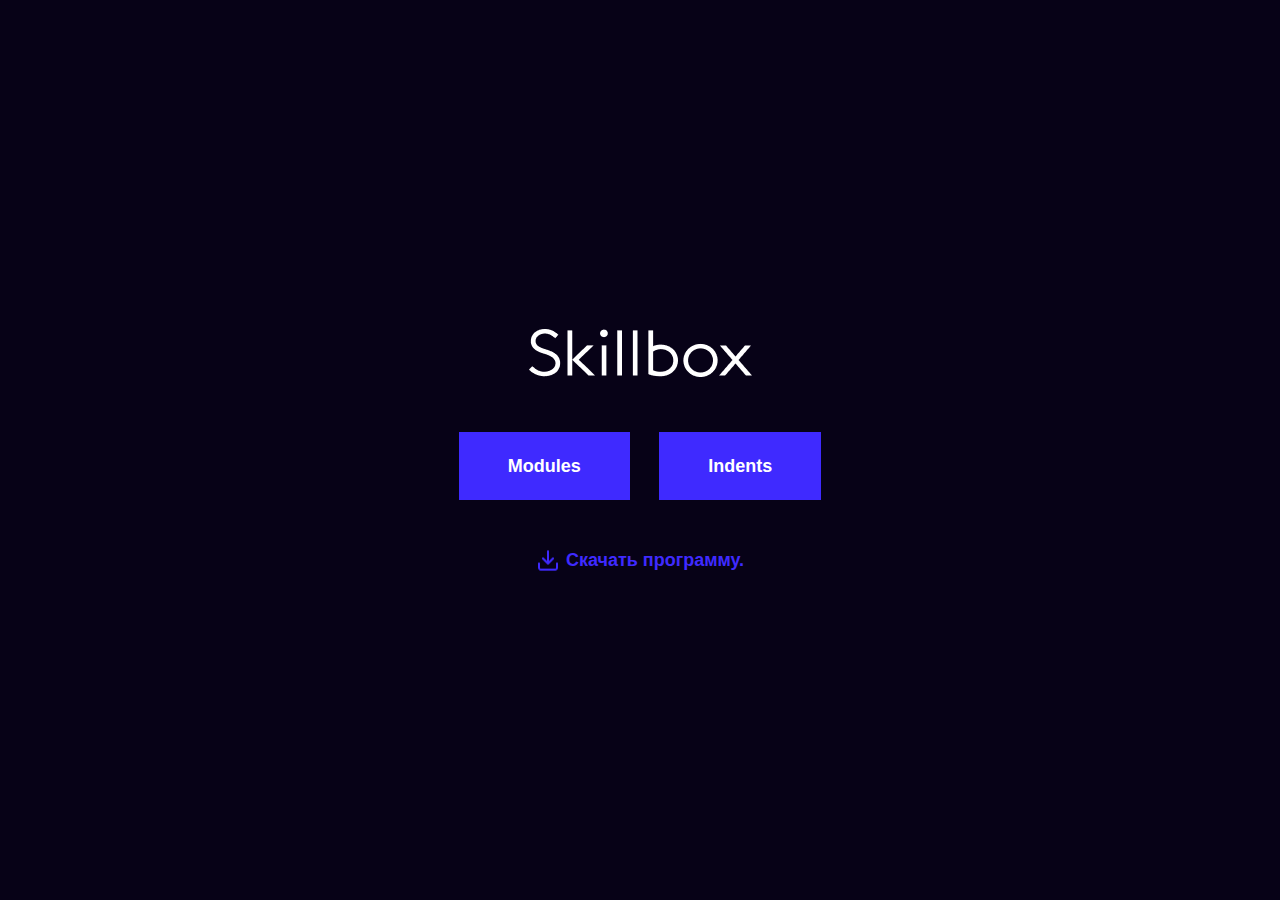
<file: homeworkSB4/index.html>
<!DOCTYPE html>
<html lang="ru">

<head>
  <meta charset="UTF-8">
  <meta http-equiv="X-UA-Compatible" content="IE=edge">
  <meta name="viewport" content="width=device-width, initial-scale=1.0">
  <title>index.html</title>
  <link rel="stylesheet" href="css/st.css">
  <link rel="stylesheet" href="css/style2.css">
  <style>
    body {
      font-family: Arial, Verdana, sans-serif;
    }
  </style>
</head>

<body>
  <div class="main-content">
    <a class="main-title" href="https://skillbox.ru/" target="_blank"><img src="img/logo-light.png" alt="Skillbox"></a>
    <div class="link">
      <a class="sup-link" href="modules.html">Modules</a>
      <a class="sup-link" href="article.html">Indents</a>
    </div>
    <a class="link-download" href="2.14skillbox.docx" download>Скачать программу.</a>
  </div>

</body>

</html>
</file>
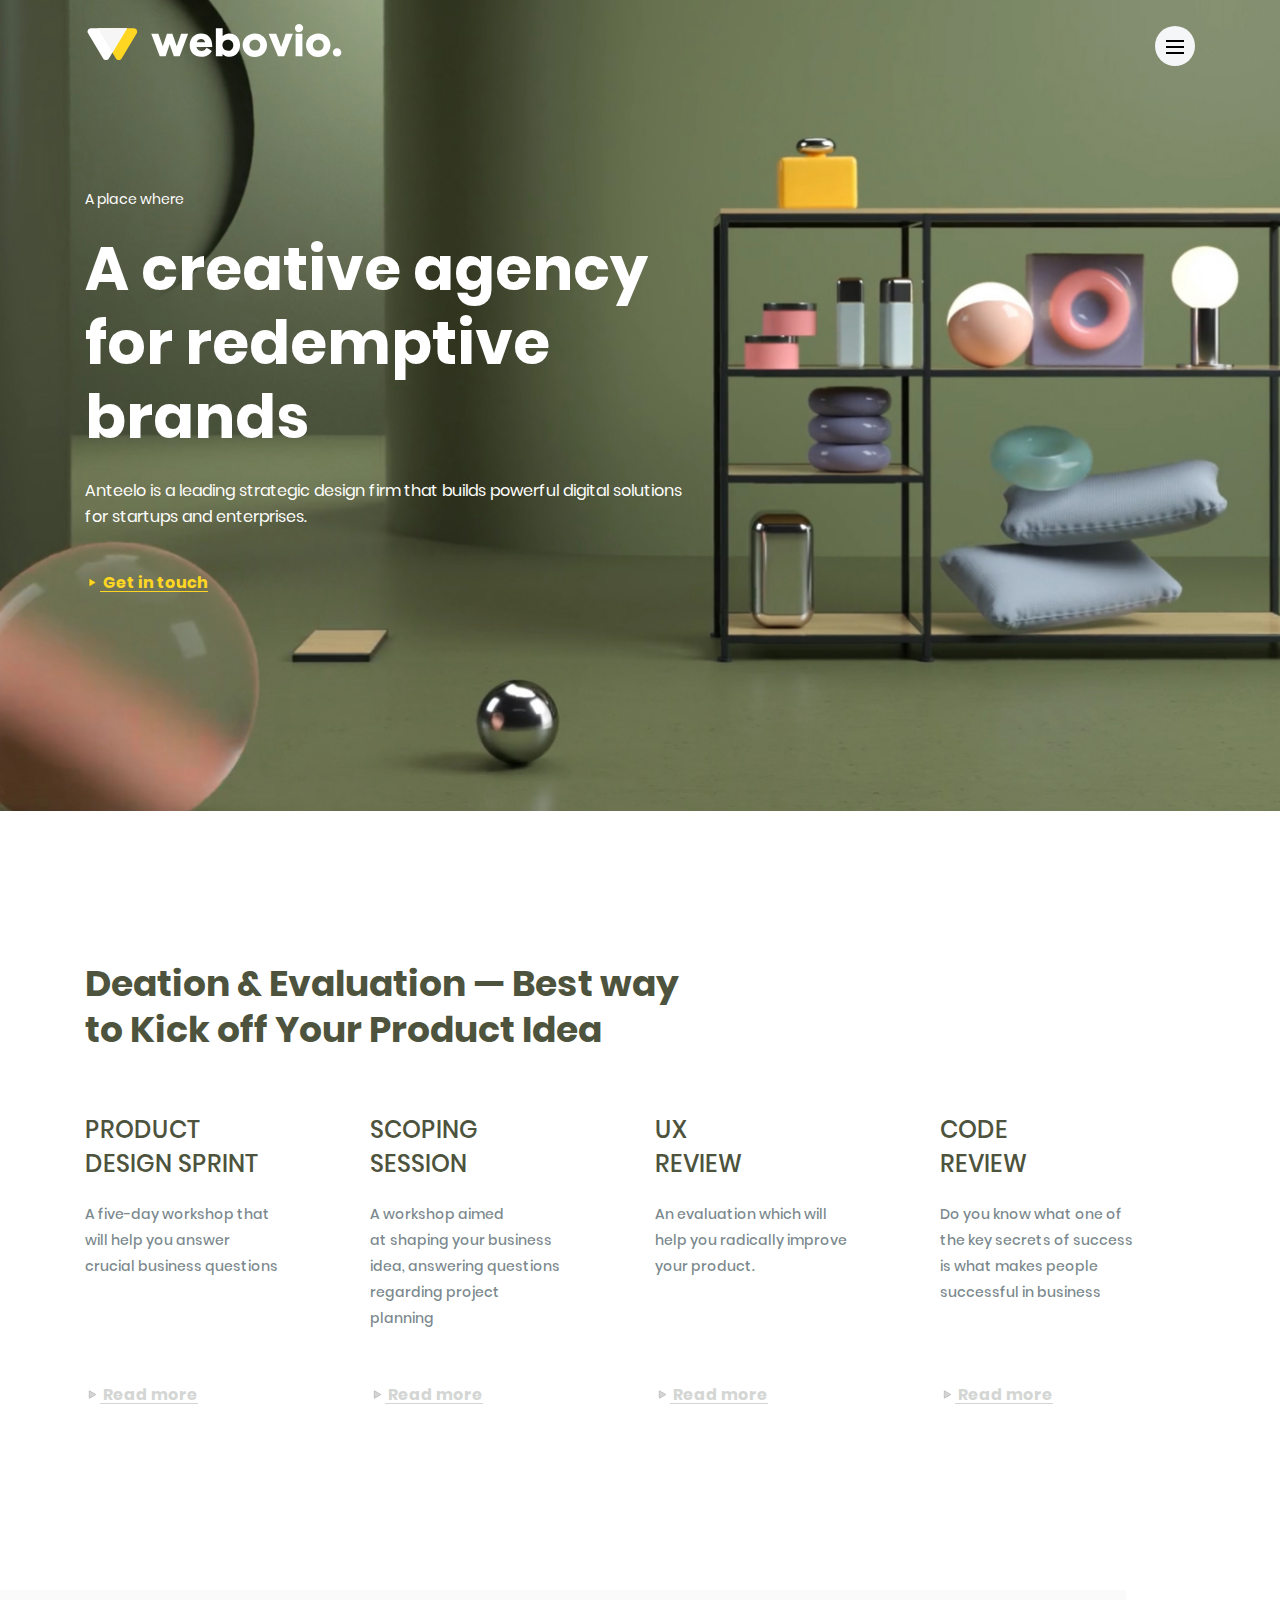
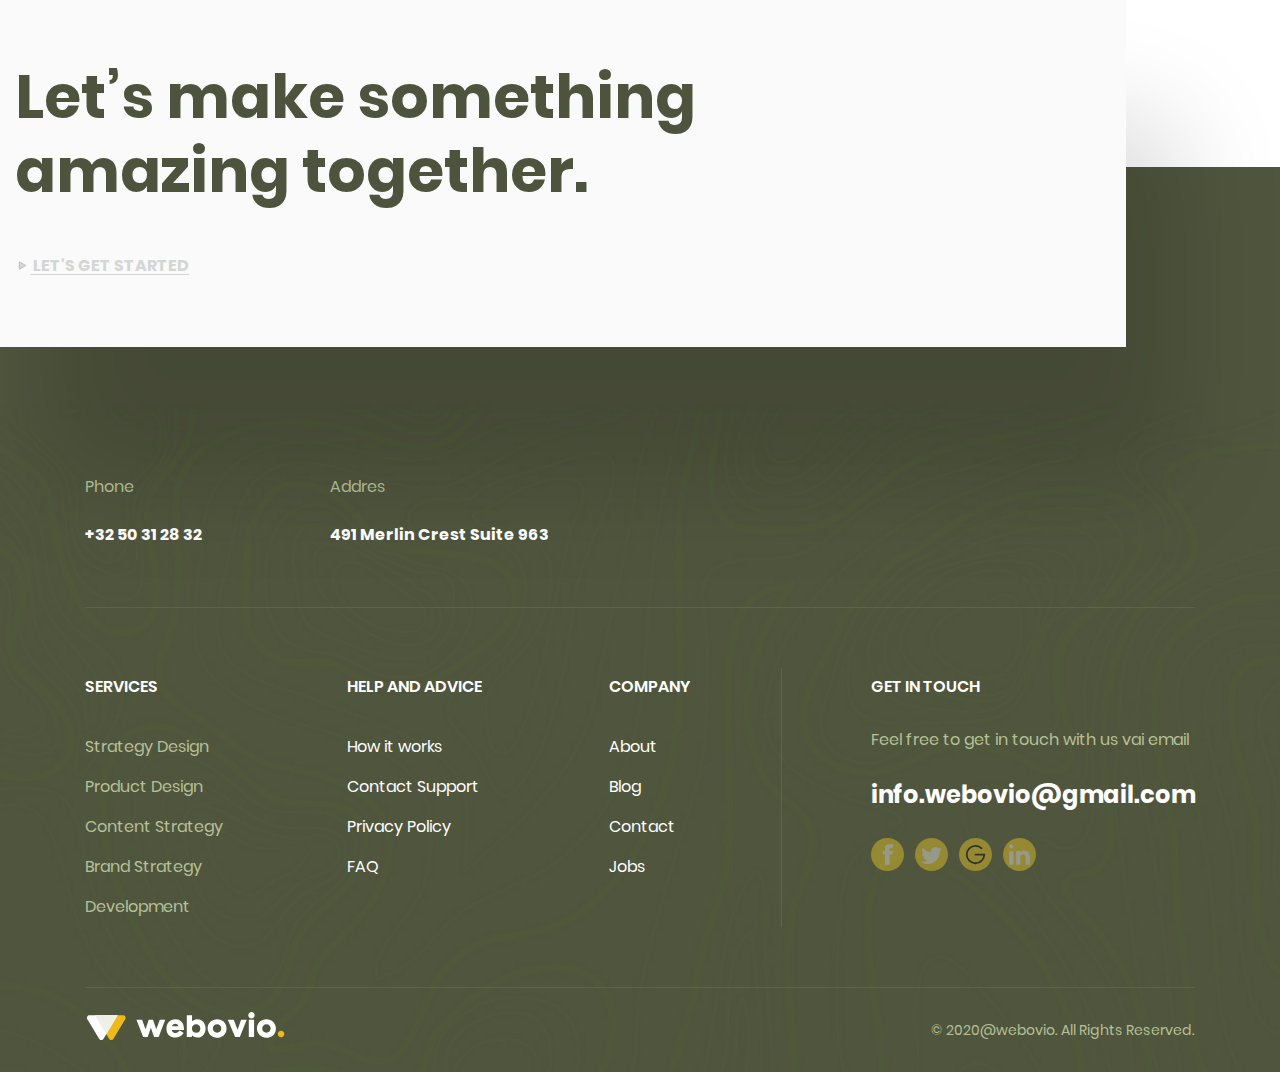
<file: webovio/index.html>
<!DOCTYPE html>
<html lang="en">
<head>
    <meta charset="UTF-8">
    <meta http-equiv="X-UA-Compatible" content="IE=edge">
    <meta name="viewport" content="width=device-width, initial-scale=1.0">
    <title>Webovio</title>
    <link rel="stylesheet" href="css/normalize.css">
    <link rel="stylesheet" href="css/style.css">
</head>
<body>
    <header class="header">
        <div class="container header__container">
            <a class="header__logo logo">
                <img src="img/Logo.svg" alt="Webovio Logo">
            </a>
            <button class="header__burger btn-reset" aria-label="Open menu">
                <span class="header__burger_line"></span>
                <span class="header__burger_line"></span>
                <span class="header__burger_line"></span>
            </button>
        </div>
    </header>
    <main>
        <section class="hero">
            <div class="container">
                 <div class="hero-conten">
                        <span class="hero__subtitle">A place where </span>
                    <h1 class="hero__title">A&nbsp;creative agency for redemptive brands</h1>
                    <p class="hero__descr">
                        Anteelo is&nbsp;a&nbsp;leading strategic design firm that builds powerful digital solutions for startups and enterprises.  
                    </p>
                    <a href="#" class="hero__link link">
                        <svg id="blue_copy" style="enable-background:new 0 0 100 100;" version="1.1" viewBox="0 0 100 100" xml:space="preserve" xmlns="http://www.w3.org/2000/svg" xmlns:xlink="http://www.w3.org/1999/xlink"><g id="Layer_4_copy"><path d="M31.356,25.677l38.625,22.3c1.557,0.899,1.557,3.147,0,4.046l-38.625,22.3c-1.557,0.899-3.504-0.225-3.504-2.023V27.7   C27.852,25.902,29.798,24.778,31.356,25.677z"/><path d="M69.981,47.977l-38.625-22.3c-0.233-0.134-0.474-0.21-0.716-0.259l37.341,21.559c1.557,0.899,1.557,3.147,0,4.046   l-38.625,22.3c-0.349,0.201-0.716,0.288-1.078,0.301c0.656,0.938,1.961,1.343,3.078,0.699l38.625-22.3   C71.538,51.124,71.538,48.876,69.981,47.977z"/><path d="M31.356,25.677l38.625,22.3c1.557,0.899,1.557,3.147,0,4.046   l-38.625,22.3c-1.557,0.899-3.504-0.225-3.504-2.023V27.7C27.852,25.902,29.798,24.778,31.356,25.677z" style="fill:none;stroke:#000000;stroke-miterlimit:10;"/>
                        </g>
                        </svg>                        
                        <span>Get in touch</span>
                    </a>
                </div>
            </div>
        </section>
        <section class="services">
            <div class="container">
                <h2 class="services__title">
                    Deation &amp;&nbsp;Evaluation&nbsp;&mdash; Best way to&nbsp;Kick off Your Product Idea
                </h2>
                <ul class="services__list list-reset">
                    <li class="services__item">
                        <h3 class="services__subtitle">
                            Product <br> Design Sprint
                        </h3>
                        <p class="services__descr">
                            A&nbsp;five-day workshop that will help you answer crucial business questions
                        </p>
                        <a href="#" class="services__link link">
                            <svg id="blue_copy" style="enable-background:new 0 0 100 100;" version="1.1" viewBox="0 0 100 100" xml:space="preserve" xmlns="http://www.w3.org/2000/svg" xmlns:xlink="http://www.w3.org/1999/xlink"><g id="Layer_4_copy"><path d="M31.356,25.677l38.625,22.3c1.557,0.899,1.557,3.147,0,4.046l-38.625,22.3c-1.557,0.899-3.504-0.225-3.504-2.023V27.7   C27.852,25.902,29.798,24.778,31.356,25.677z"/><path d="M69.981,47.977l-38.625-22.3c-0.233-0.134-0.474-0.21-0.716-0.259l37.341,21.559c1.557,0.899,1.557,3.147,0,4.046   l-38.625,22.3c-0.349,0.201-0.716,0.288-1.078,0.301c0.656,0.938,1.961,1.343,3.078,0.699l38.625-22.3   C71.538,51.124,71.538,48.876,69.981,47.977z"/><path d="M31.356,25.677l38.625,22.3c1.557,0.899,1.557,3.147,0,4.046   l-38.625,22.3c-1.557,0.899-3.504-0.225-3.504-2.023V27.7C27.852,25.902,29.798,24.778,31.356,25.677z" style="fill:none;stroke:#000000;stroke-miterlimit:10;"/>
                            </g>
                            </svg>  
                            <span>
                                Read more
                            </span>
                        </a>
                    </li>
                    <li class="services__item">
                        <h3 class="services__subtitle">
                            Scoping <br> Session
                        </h3>
                        <p class="services__descr">
                            A&nbsp;workshop aimed at&nbsp;shaping your business idea, answering questions regarding project planning                        </p>
                        <a href="#" class="services__link link">
                            <svg id="blue_copy" style="enable-background:new 0 0 100 100;" version="1.1" viewBox="0 0 100 100" xml:space="preserve" xmlns="http://www.w3.org/2000/svg" xmlns:xlink="http://www.w3.org/1999/xlink"><g id="Layer_4_copy"><path d="M31.356,25.677l38.625,22.3c1.557,0.899,1.557,3.147,0,4.046l-38.625,22.3c-1.557,0.899-3.504-0.225-3.504-2.023V27.7   C27.852,25.902,29.798,24.778,31.356,25.677z"/><path d="M69.981,47.977l-38.625-22.3c-0.233-0.134-0.474-0.21-0.716-0.259l37.341,21.559c1.557,0.899,1.557,3.147,0,4.046   l-38.625,22.3c-0.349,0.201-0.716,0.288-1.078,0.301c0.656,0.938,1.961,1.343,3.078,0.699l38.625-22.3   C71.538,51.124,71.538,48.876,69.981,47.977z"/><path d="M31.356,25.677l38.625,22.3c1.557,0.899,1.557,3.147,0,4.046   l-38.625,22.3c-1.557,0.899-3.504-0.225-3.504-2.023V27.7C27.852,25.902,29.798,24.778,31.356,25.677z" style="fill:none;stroke:#000000;stroke-miterlimit:10;"/>
                            </g>
                            </svg>  
                            <span>
                                Read more
                            </span>
                        </a>
                    </li>
                    <li class="services__item">
                        <h3 class="services__subtitle">
                            UX <br> Review
                        </h3>
                        <p class="services__descr">
                            An evaluation which will help you radically improve your product.                        </p>
                        <a href="#" class="services__link link">
                            <svg id="blue_copy" style="enable-background:new 0 0 100 100;" version="1.1" viewBox="0 0 100 100" xml:space="preserve" xmlns="http://www.w3.org/2000/svg" xmlns:xlink="http://www.w3.org/1999/xlink"><g id="Layer_4_copy"><path d="M31.356,25.677l38.625,22.3c1.557,0.899,1.557,3.147,0,4.046l-38.625,22.3c-1.557,0.899-3.504-0.225-3.504-2.023V27.7   C27.852,25.902,29.798,24.778,31.356,25.677z"/><path d="M69.981,47.977l-38.625-22.3c-0.233-0.134-0.474-0.21-0.716-0.259l37.341,21.559c1.557,0.899,1.557,3.147,0,4.046   l-38.625,22.3c-0.349,0.201-0.716,0.288-1.078,0.301c0.656,0.938,1.961,1.343,3.078,0.699l38.625-22.3   C71.538,51.124,71.538,48.876,69.981,47.977z"/><path d="M31.356,25.677l38.625,22.3c1.557,0.899,1.557,3.147,0,4.046   l-38.625,22.3c-1.557,0.899-3.504-0.225-3.504-2.023V27.7C27.852,25.902,29.798,24.778,31.356,25.677z" style="fill:none;stroke:#000000;stroke-miterlimit:10;"/>
                            </g>
                            </svg>  
                            <span>
                                Read more
                            </span>
                        </a>
                    </li>
                    <li class="services__item">
                        <h3 class="services__subtitle">
                            Code <br> Review
                        </h3>
                        <p class="services__descr">
                            Do you know what one of the key secrets of success 
                            is what makes people successful in business                        </p>
                        <a href="#" class="services__link link">
                            <svg id="blue_copy" style="enable-background:new 0 0 100 100;" version="1.1" viewBox="0 0 100 100" xml:space="preserve" xmlns="http://www.w3.org/2000/svg" xmlns:xlink="http://www.w3.org/1999/xlink"><g id="Layer_4_copy"><path d="M31.356,25.677l38.625,22.3c1.557,0.899,1.557,3.147,0,4.046l-38.625,22.3c-1.557,0.899-3.504-0.225-3.504-2.023V27.7   C27.852,25.902,29.798,24.778,31.356,25.677z"/><path d="M69.981,47.977l-38.625-22.3c-0.233-0.134-0.474-0.21-0.716-0.259l37.341,21.559c1.557,0.899,1.557,3.147,0,4.046   l-38.625,22.3c-0.349,0.201-0.716,0.288-1.078,0.301c0.656,0.938,1.961,1.343,3.078,0.699l38.625-22.3   C71.538,51.124,71.538,48.876,69.981,47.977z"/><path d="M31.356,25.677l38.625,22.3c1.557,0.899,1.557,3.147,0,4.046   l-38.625,22.3c-1.557,0.899-3.504-0.225-3.504-2.023V27.7C27.852,25.902,29.798,24.778,31.356,25.677z" style="fill:none;stroke:#000000;stroke-miterlimit:10;"/>
                            </g>
                            </svg>  
                            <span>
                                Read more
                            </span>
                        </a>
                    </li>
                </ul>
            </div>
        </section>
        <section class="get-started">
            <div class="container">
                <h2 class="get-started__title">
                    Let&rsquo;s make something amazing together.
                </h2>
                    <a href="#" class="get-started__link link">
                        <svg id="blue_copy" style="enable-background:new 0 0 100 100;" version="1.1" viewBox="0 0 100 100" xml:space="preserve" xmlns="http://www.w3.org/2000/svg" xmlns:xlink="http://www.w3.org/1999/xlink"><g id="Layer_4_copy"><path d="M31.356,25.677l38.625,22.3c1.557,0.899,1.557,3.147,0,4.046l-38.625,22.3c-1.557,0.899-3.504-0.225-3.504-2.023V27.7   C27.852,25.902,29.798,24.778,31.356,25.677z"/><path d="M69.981,47.977l-38.625-22.3c-0.233-0.134-0.474-0.21-0.716-0.259l37.341,21.559c1.557,0.899,1.557,3.147,0,4.046   l-38.625,22.3c-0.349,0.201-0.716,0.288-1.078,0.301c0.656,0.938,1.961,1.343,3.078,0.699l38.625-22.3   C71.538,51.124,71.538,48.876,69.981,47.977z"/><path d="M31.356,25.677l38.625,22.3c1.557,0.899,1.557,3.147,0,4.046   l-38.625,22.3c-1.557,0.899-3.504-0.225-3.504-2.023V27.7C27.852,25.902,29.798,24.778,31.356,25.677z" style="fill:none;stroke:#000000;stroke-miterlimit:10;"/>
                        </g>
                        </svg>                        
                        <span>LET'S GET STARTED</span>
                    </a>
            </div>
        </section>
    </main>
    <footer class="footer">
        <div class="container">
            <div class="footer__top">
                <div class="footer__contacts_item">
                    <span class="footer__contacts_text">
                        Phone
                    </span>
                    <a href="tel:+3250312832" class="footer__contacts_value">
                        +32 50 31 28 32
                    </a>
                </div>
                <div class="footer__contacts_item">
                    <span class="footer__contacts_text">
                        Addres
                    </span>
                    <address class="footer__contacts_value">
                        491 Merlin Crest Suite 963
                    </address>
                </div>
            </div>
            <div class="footer__middle">
                <div class="footer__column">
                    <h3 class="footer__column_title">
                        Services
                    </h3>
                    <ul class="footer__list list-reset">
                        <li class="footer_item"><a href="#" class="footer__link">Strategy Design</a>
                        </li>
                        <li class="footer_item"><a href="#" class="footer__link">Product Design</a>
                        </li>
                        <li class="footer_item"><a href="#" class="footer__link">Content Strategy</a>
                        </li>
                        <li class="footer_item"><a href="#" class="footer__link">Brand Strategy</a>
                        </li>
                        <li class="footer_item"><a href="#" class="footer__link">Development</a>
                        </li>
                    </ul>                   
                </div>
                <div class="footer__column">
                    <h3 class="footer__column_title">
                        Help And Advice
                    </h3>
                    <ul class="footer__list list-reset">
                        <li class="footer_item">How it works<a href="#" class="footer__link"></a></li>
                        <li class="footer_item">Contact Support<a href="#" class="footer__link"></a></li>
                        <li class="footer_item">Privacy Policy<a href="#" class="footer__link"></a></li>
                        <li class="footer_item">FAQ<a href="#" class="footer__link"></a></li>
                    </ul>
                </div>
                <div class="footer__column">
                    <h3 class="footer__column_title">
                        Company
                    </h3>
                    <ul class="footer__list list-reset">
                        <li class="footer_item">About<a href="#" class="footer__link"></a></li>
                        <li class="footer_item">Blog<a href="#" class="footer__link"></a></li>
                        <li class="footer_item">Contact<a href="#" class="footer__link"></a></li>
                        <li class="footer_item">Jobs<a href="#" class="footer__link"></a></li>
                    </ul>
                </div>
                <div class="footer__column">
                    <h3 class="footer__column_title">
                        Get in Touch
                    </h3>
                    <p class="footer__text">
                        Feel free to get in touch with us vai email
                    </p>
                    <a href="mailto:info.webovio@gmail.com" class="footer__mail">
                        info.webovio@gmail.com
                    </a>
                    <ul class="social">
                        <li class="social__item list-reset"><a href="#" class="social__link social__link_fb " target="_blank" aria-label="facebook"></a></li>
                        <li class="social__item list-reset"><a href="#" class="social__link social__link_tw " target="_blank" aria-label="twitter"></a></li>
                        <li class="social__item list-reset"><a href="#" class="social__link social__link_g " target="_blank" aria-label="google"></a></li>
                        <li class="social__item list-reset"><a href="#" class="social__link social__link_in " target="_blank" aria-label="linke IN"></a></li>
                    </ul>
                </div>
            </div>
            <div class="footer__bottom">
                <a class="footer__logo logo">
                    <img src="img/foorer__logo.svg" alt="Webovio Logo">
                </a>
                <small class="copyright">&copy;&nbsp;2020@webovio. All Rights Reserved.</small>
            </div>
        </div>
    </footer>
</body>
</html>
</file>
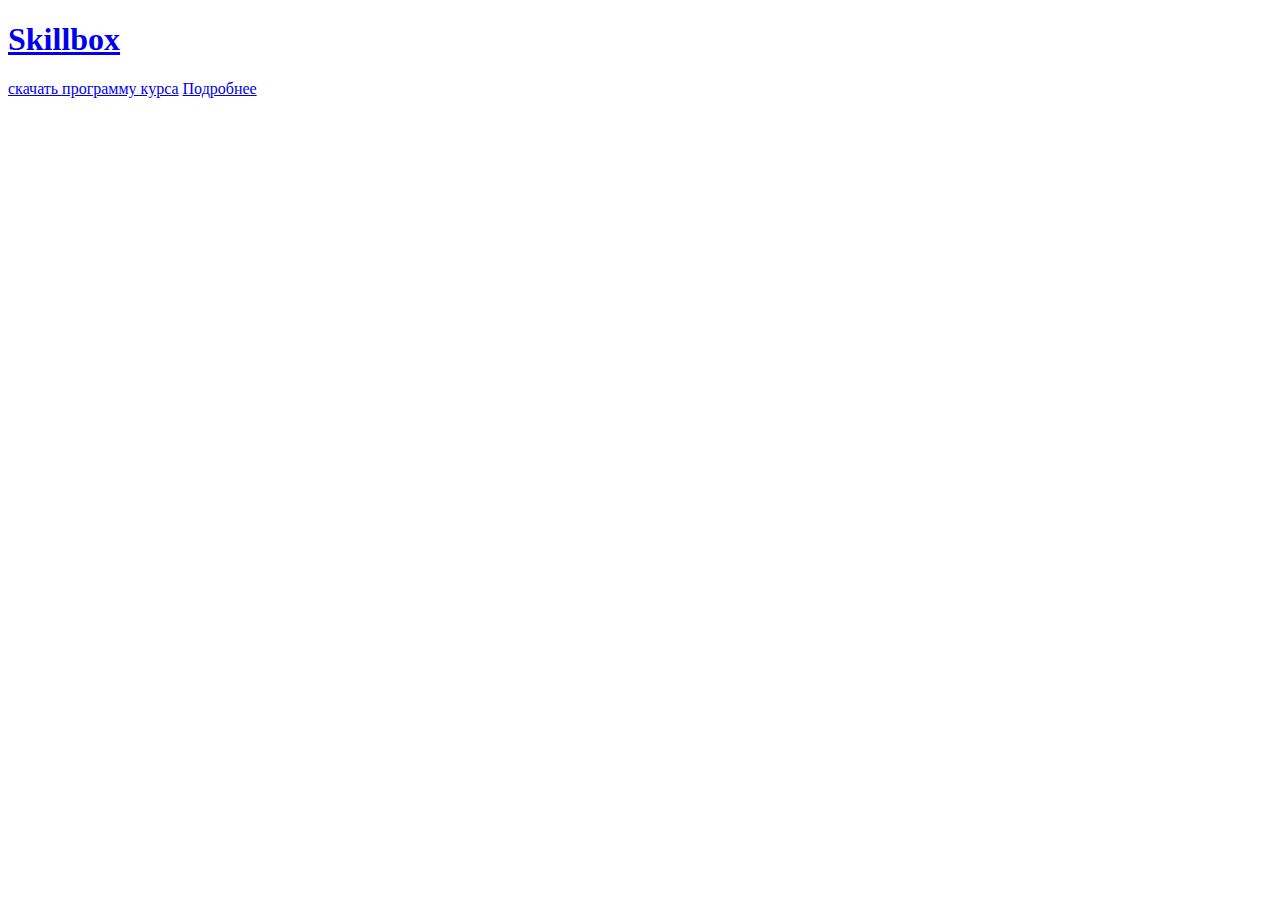
<file: homework2.0SB/index2.html>
<!DOCTYPE html>
<html lang="ru">
<head>
  <meta charset="UTF-8">
  <meta http-equiv="X-UA-Compatible" content="IE=edge">
  <meta name="viewport" content="width=device-width, initial-scale=1.0">
  <title>index2.html</title>
</head>
<body>
  <h1><a href="https://skillbox.ru" target="_blank">Skillbox</a></h1>
  <p>
    <a href="2.13Skillbox_Layout" download>скачать программу курса</a>
    <a href="program.html">Подробнее</a>
  </p>

</body>
</html>
</file>
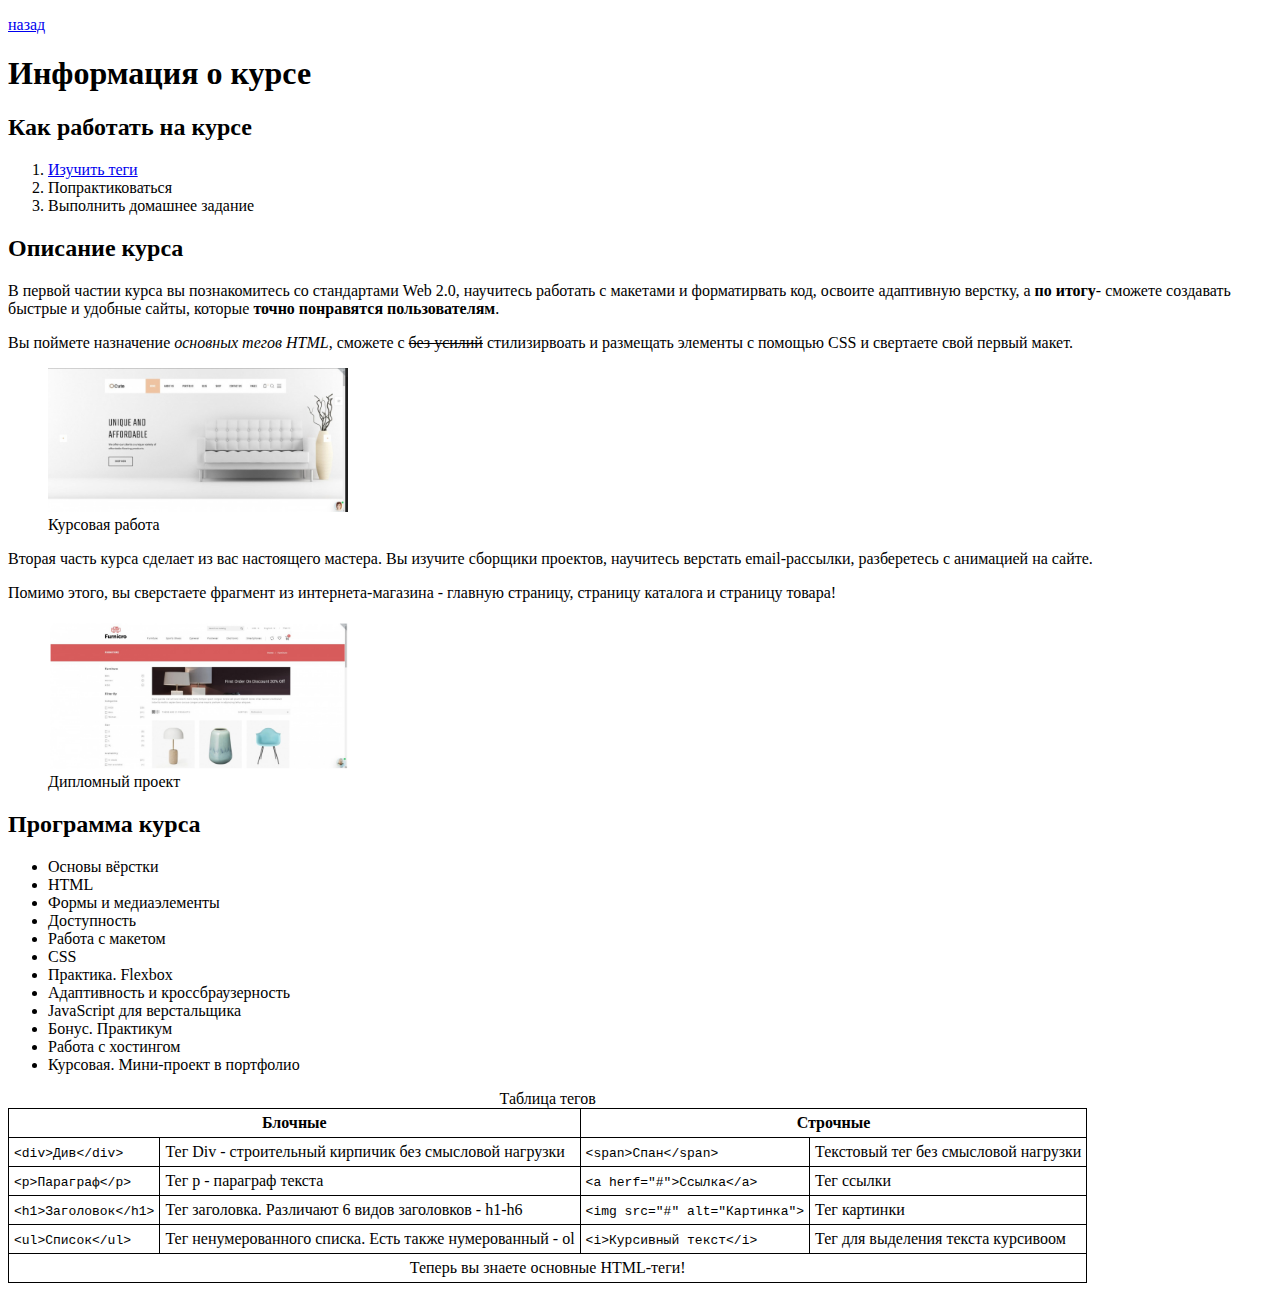
<file: homework2.0SB/program.html>
<!DOCTYPE html>
<html lang="ru">

<head>
  <meta charset="UTF-8">
  <meta http-equiv="X-UA-Compatible" content="IE=edge">
  <meta name="viewport" content="width=device-width, initial-scale=1.0">
  <title>program.html</title>
  <link rel="stylesheet" href="style.css">
</head>

<body>
  <p><a href="index2.html">назад</a></p>
  <h1>Информация о курсе</h1>
  <h2>Как работать на курсе</h2>
  <ol>
    <li><a href="#теги">Изучить теги</a></li>
    <li>Попрактиковаться</li>
    <li>Выполнить домашнее задание</li>
  </ol>
  <h2>Описание курса</h2>
  <p>
    В первой частии курса вы познакомитесь со стандартами Web 2.0, научитесь работать с макетами и форматирвать код,
    освоите адаптивную верстку, а <b>по итогу</b>- сможете создавать быстрые и удобные сайты, которые <b>точно
      понравятся пользователям</b>.
  </p>
  <p>
    Вы поймете назначение <em>основных тегов HTML</em>, сможете с <s>без усилий</s> стилизирвоать и размещать элементы с
    помощью CSS и свертаете свой первый макет.
  </p>
  <figure>
    <img src="Images/2.13page1.jpeg" width="300" alt="Курсовая работа">
    <figcaption>
      Курсовая работа
    </figcaption>
  </figure>
  <p>
    Вторая часть курса сделает из вас настоящего мастера. Вы изучите сборщики проектов, научитесь верстать
    email-рассылки, разберетесь с анимацией на сайте.
  </p>
  <p>
    Помимо этого, вы сверстаете фрагмент из интернета-магазина - главную страницу, страницу каталога и страницу товара!
  </p>
  <figure>
    <img src="Images/Screenshot.png" width="300" alt="Дипломный проект">
    <figcaption>
      Дипломный проект
    </figcaption>
  </figure>
  <h2>Программа курса</h2>
  <ul>
    <li>Основы вёрстки</li>
    <li>HTML</li>
    <li>Формы и медиаэлементы</li>
    <li>Доступность</li>
    <li>Работа с макетом</li>
    <li>CSS</li>
    <li>Практика. Flexbox</li>
    <li>Адаптивность и кроссбраузерность</li>
    <li>JavaScript для верстальщика</li>
    <li>Бонус. Практикум</li>
    <li>Работа с хостингом</li>
    <li>Курсовая. Мини-проект в портфолио</li>
  </ul>
  <p><a id="теги"></a></p>
  <table border="1" cellspacing="0" cellpadding="5">
    <caption>Таблица тегов</caption>
    <thead>
      <tr>
        <th colspan="2">Блочные</th>
        <th colspan="2">Строчные</th>
      </tr>
    </thead>

    <tbody>
      <tr>
        <td><code>&lt;div&gt;Див&lt;/div&gt;</code></td>
        <td>Тег Div - строительный кирпичик без смысловой нагрузки</td>
        <td><code>&lt;span&gt;Спан&lt;/span&gt;</code></td>
        <td>Текстовый тег без смысловой нагрузки</td>
      </tr>
      <tr>
        <td><code>&lt;p&gt;Параграф&lt;/p&gt;</code></td>
        <td>Тег p - параграф текста</td>
        <td><code>&lt;a herf="#"&gt;Ссылка&lt;/a&gt;</code></td>
        <td>Тег ссылки</td>
      </tr>
      <tr>
        <td><code>&lt;h1&gt;Заголовок&lt;/h1&gt;</code></td>
        <td>Тег заголовка. Различают 6 видов заголовков - h1-h6</td>
        <td><code>&lt;img src="#" alt="Картинка"&gt;</code></td>
        <td>Тег картинки</td>
      </tr>
      <tr>
        <td><code>&lt;ul&gt;Список&lt;/ul&gt;</code></td>
        <td>Тег ненумерованного списка. Есть также нумерованный - ol</td>
        <td><code>&lt;i&gt;Курсивный текст&lt;/i&gt;</code></td>
        <td>Тег для выделения текста курсивоом</td>
      </tr>
    </tbody>
    <tfoot>
      <tr>
        <td colspan="4">
         Теперь вы знаете основные HTML-теги!
        </td>
      </tr>
    </tfoot>
  </table>
</body>

</html>
</file>
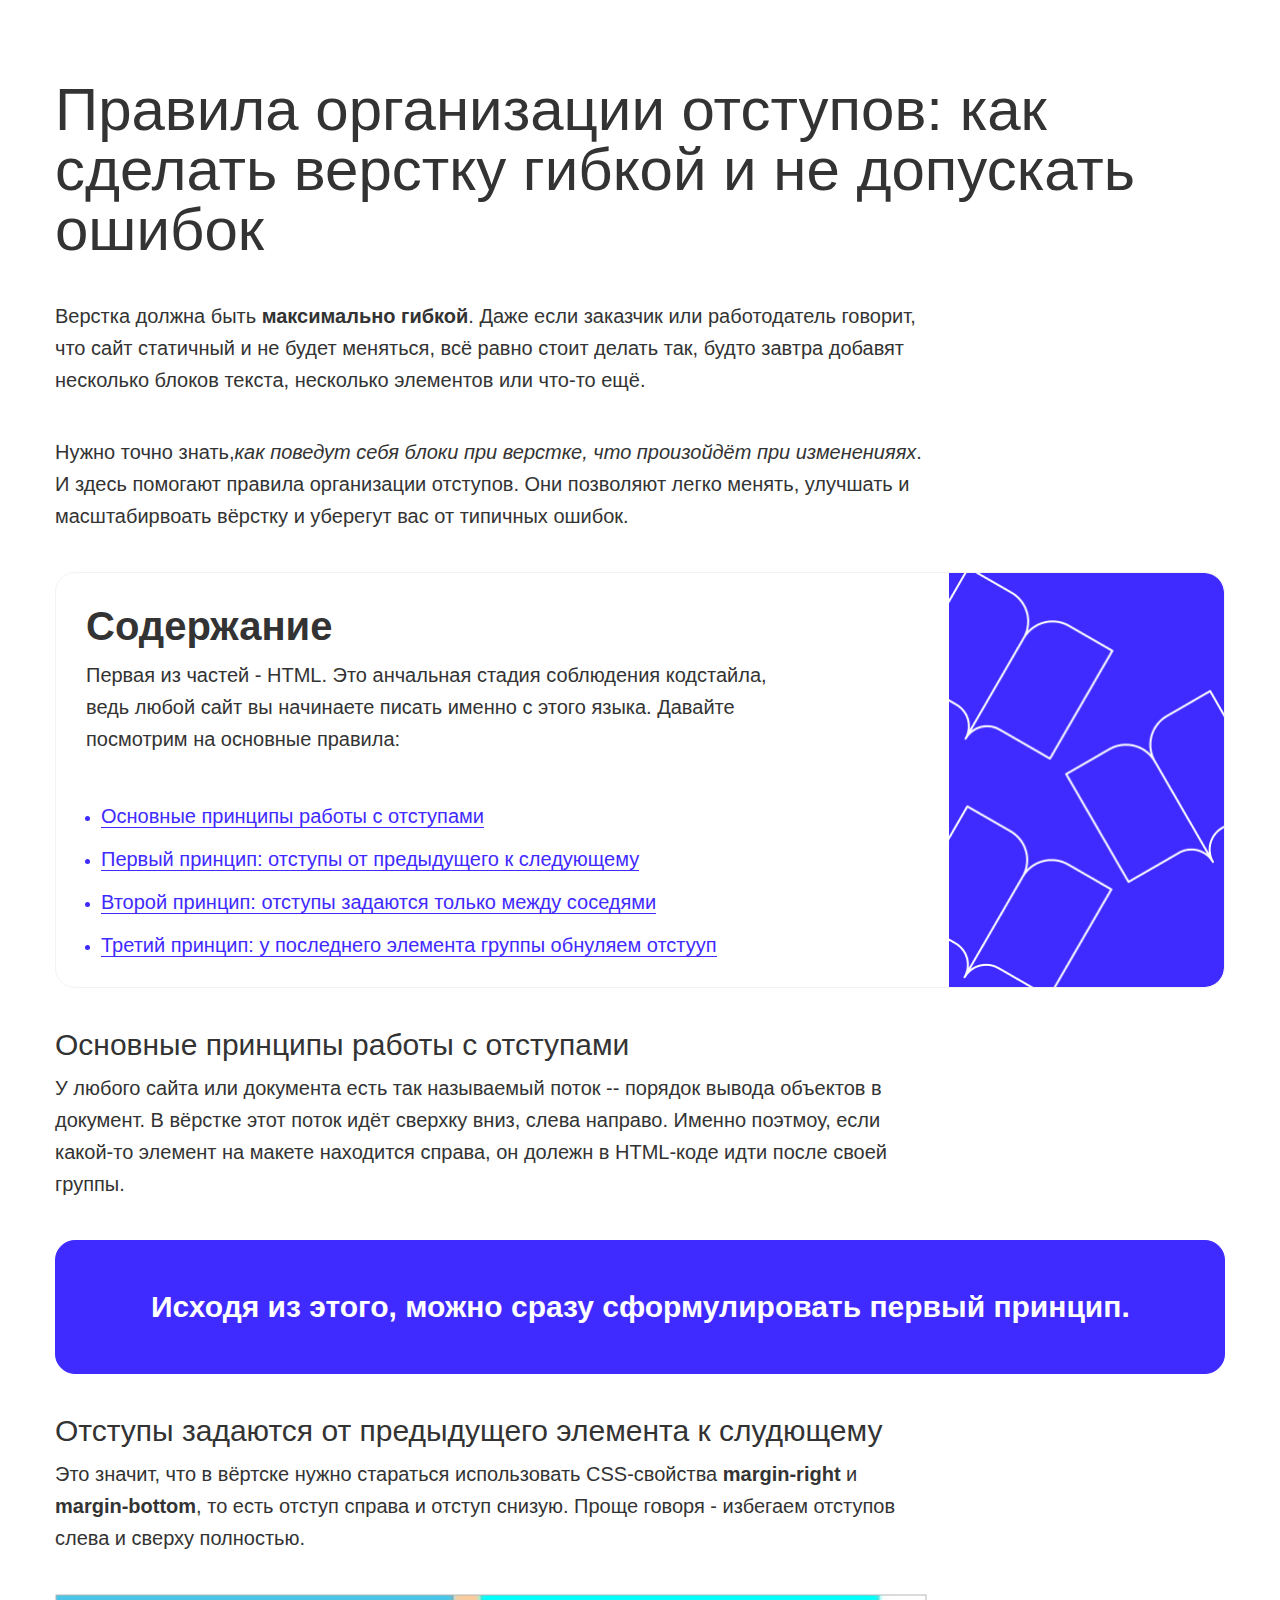
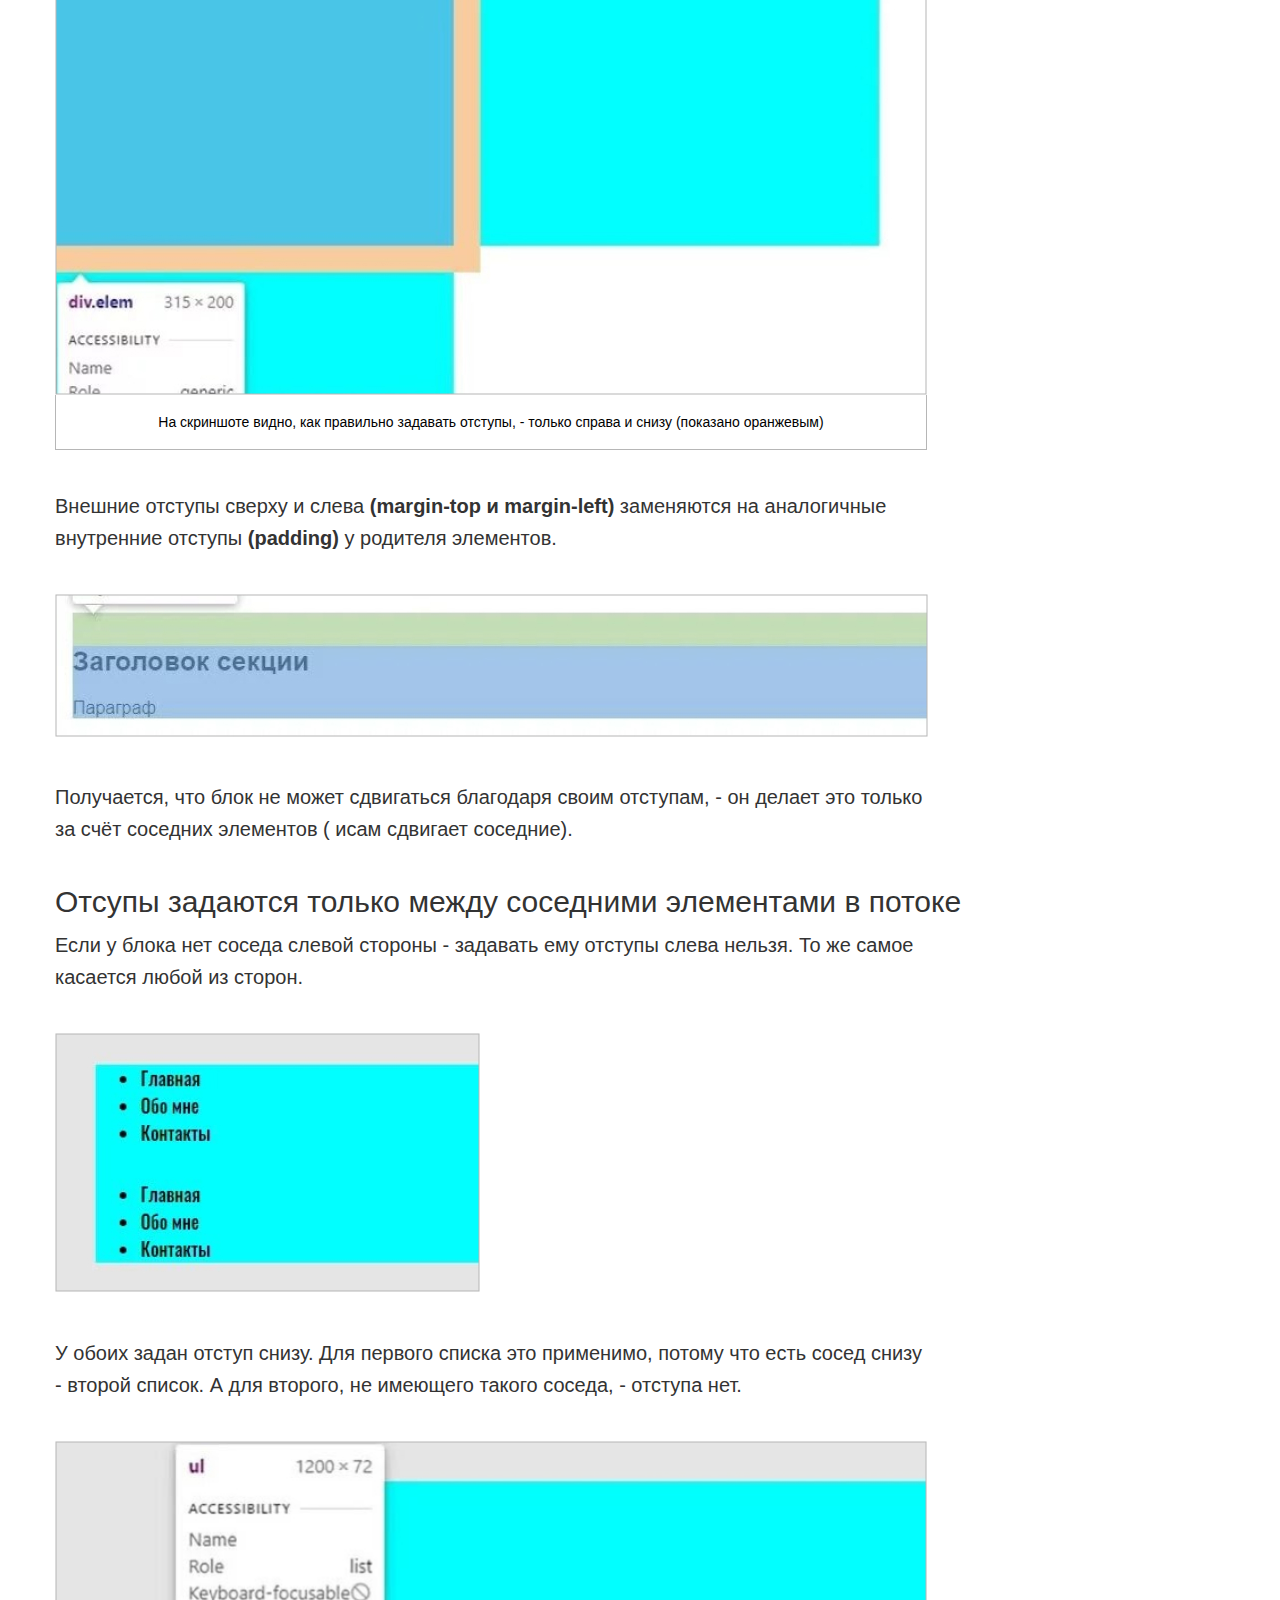
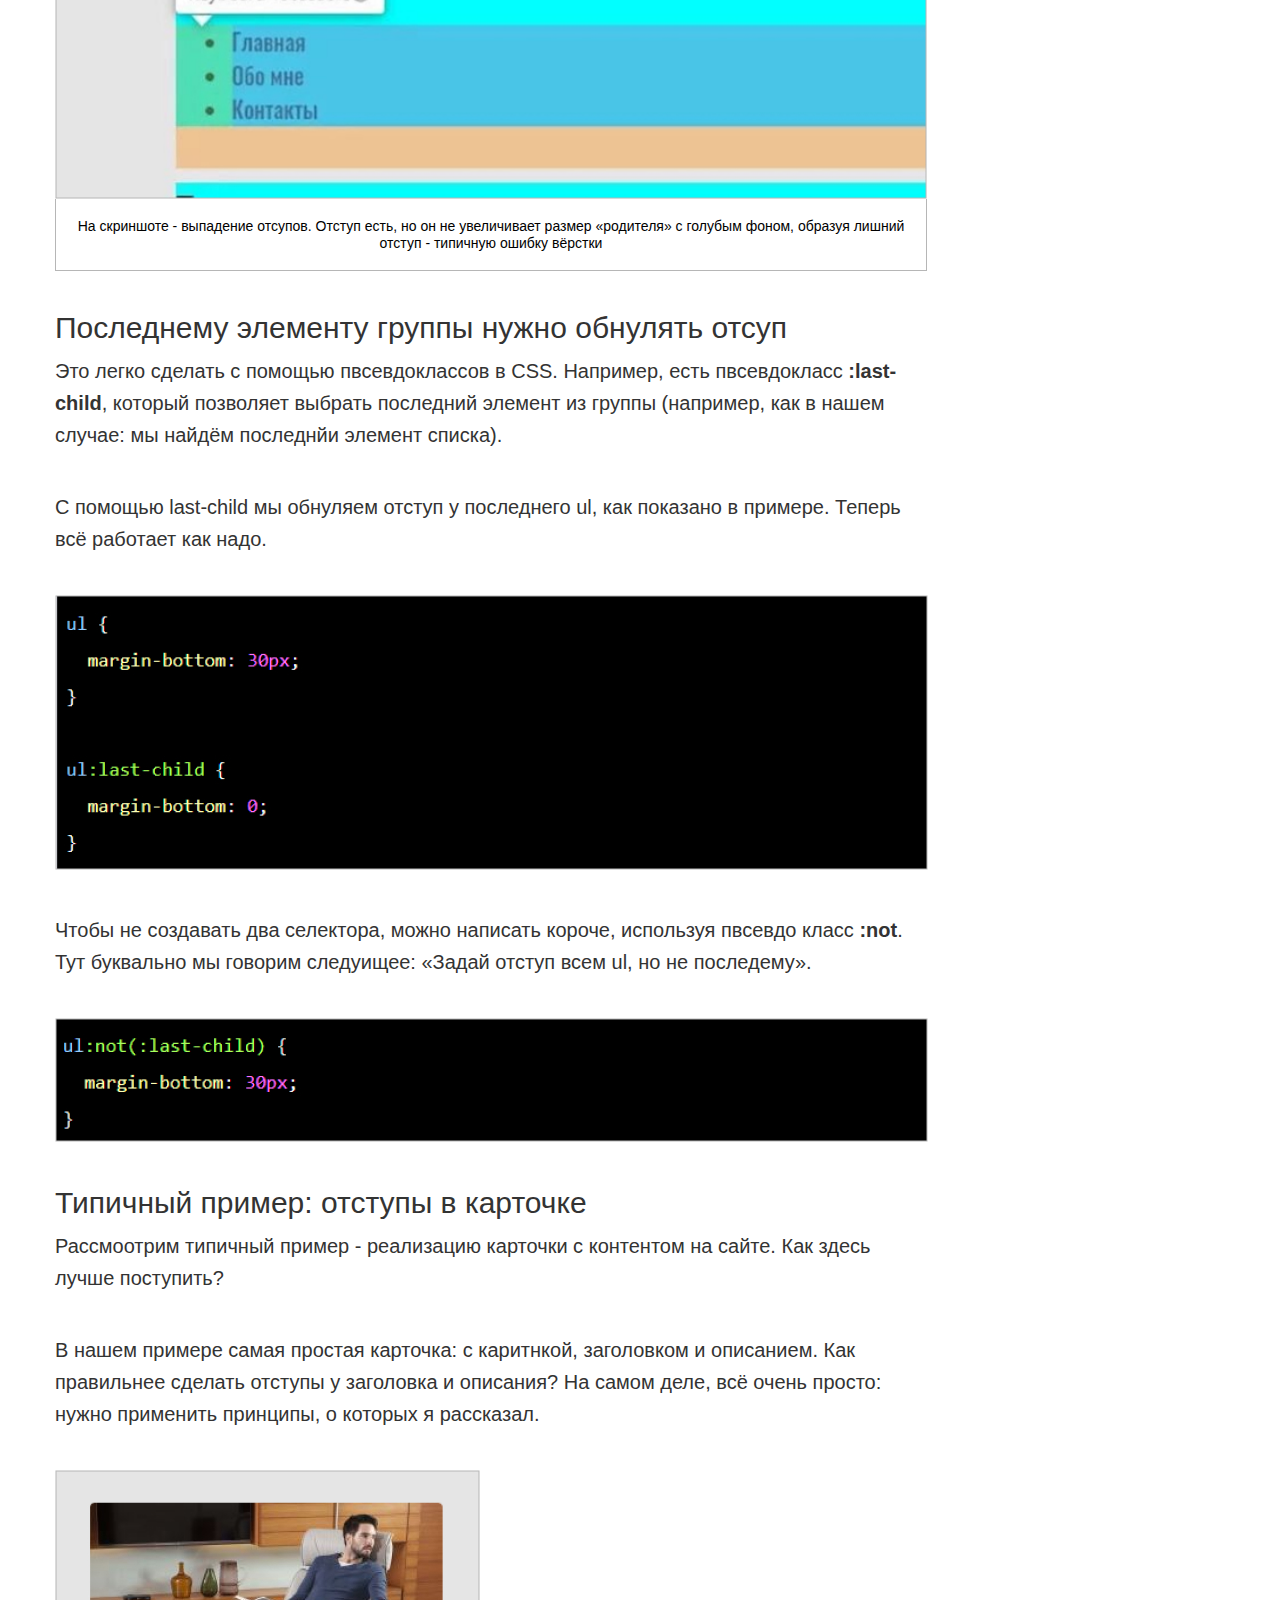
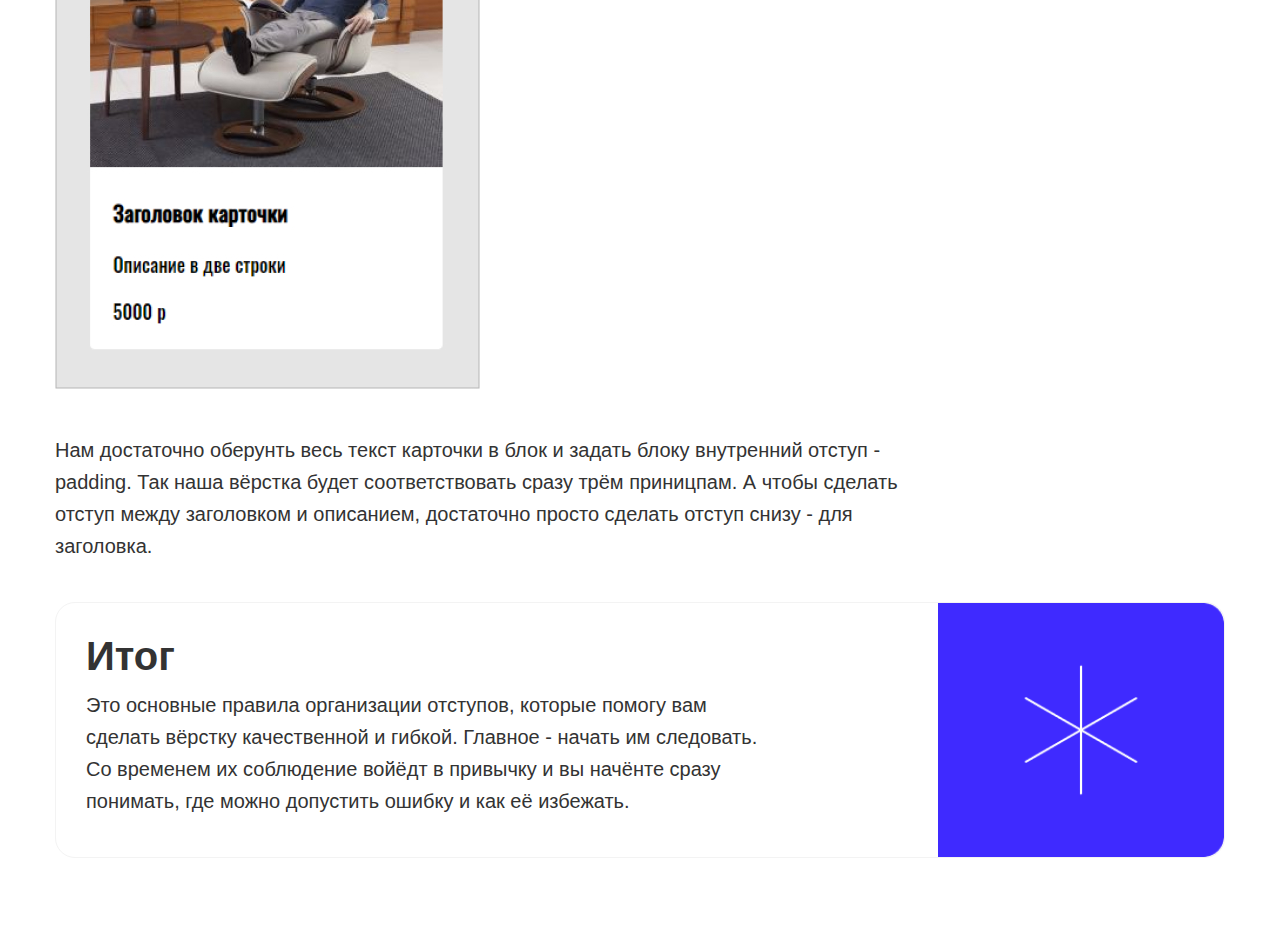
<file: homeworkSB4/article.html>
<!DOCTYPE html>
<html lang="ru">

<head>
  <meta charset="UTF-8">
  <meta http-equiv="X-UA-Compatible" content="IE=edge">
  <meta name="viewport" content="width=device-width, initial-scale=1.0">
  <title>article.html</title>
  <link rel="stylesheet" href="css/st.css">
  <link rel="stylesheet" href="css/style2.css">
</head>

<body>
  <div class="container">
    <h1 class="title">Правила организации отступов: как сделать верстку гибкой и не допускать ошибок</h1>
    <p class="text">
      Верстка должна быть <strong>максимально гибкой</strong>. Даже если заказчик или работодатель говорит, что сайт
      статичный и не будет меняться, всё равно стоит делать так, будто завтра добавят несколько блоков текста, несколько
      элементов или что-то ещё.
    </p>
    <p class="text">
      Нужно точно знать,<em>как поведут себя блоки при верстке, что произойдёт при измененияях</em>. И здесь помогают
      правила организации отступов. Они позволяют легко менять, улучшать и масштабирвоать вёрстку и уберегут вас от
      типичных ошибок.
    </p>
    <div class="section section-img">
      <h2 class="sup-title">Содержание </h2>
      <p class="text text-block">
        Первая из частей - HTML. Это анчальная стадия соблюдения кодстайла, ведь любой сайт вы начинаете писать именно с
        этого языка. Давайте посмотрим на основные правила:
      </p>
      <ul class="list">
        <li class="list-items"><a class="list-items-1" href="#1">Основные принципы работы с отступами</a></li>
        <li class="list-items"><a class="list-items-1" href="#2">Первый принцип: отступы от предыдущего к следующему</a>
        </li>
        <li class="list-items"><a class="list-items-1" href="#3">Второй принцип: отступы задаются только между
            соседями</a></li>
        <li class="list-items"><a class="list-items-1" href="#4">Третий принцип: у последнего элемента группы обнуляем
            отстууп</a></li>
      </ul>
    </div>
    <div>
      <a id="1">
        <h3 class="sup-title-2">Основные принципы работы с отступами</h3>
      </a>
    </div>
    <p class="text">
      У любого сайта или документа есть так называемый поток -- порядок вывода объектов в документ. В вёрстке этот поток
      идёт сверхку вниз, слева направо. Именно поэтмоу, если какой-то элемент на макете находится справа, он долежн в
      HTML-коде идти после своей группы.
    </p>
    <p class="text text-1">
      Исходя из этого, можно сразу сформулировать первый принцип.
    </p>
    <div>
      <a id="2">
        <h3 class="sup-title-2">Отступы задаются от предыдущего элемента к слудющему</h3>
      </a>
    </div>
    <p class="text">
      Это значит, что в вёртске нужно стараться использовать CSS-свойства <b>margin-right</b> и <b>margin-bottom</b>, то
      есть отступ справа и отступ снизую. Проще говоря - избегаем отступов слева и сверху полностью.
    </p>
    <figure class="img">
      <img src="img/1.jpg" alt="отступы">
      <figcaption>
        На скриншоте видно, как правильно задавать отступы, - только справа и снизу (показано оранжевым)
      </figcaption>
    </figure>
    <p class="text">
      Внешние отступы сверху и слева <strong>(margin-top и margin-left)</strong> заменяются на аналогичные внутренние
      отступы <strong>(padding)</strong> у родителя элементов.
    </p>
    <img class="picture" src="img/2.jpg" alt="внутренние отступы">
    <p class="text">
      Получается, что блок не может сдвигаться благодаря своим отступам, - он делает это только за счёт соседних
      элементов ( исам сдвигает соседние).
    </p>
    <div>
      <a id="3">
        <h3 class="sup-title-2">Отсупы задаются только между соседними элементами в потоке</h3>
      </a>
    </div>
    <p class="text">
      Если у блока нет соседа слевой стороны - задавать ему отступы слева нельзя. То же самое касается любой из сторон.
    </p>
    <img class="picture" src="img/3.jpg" alt="пример отступов">
    <p class="text">
      У обоих задан отступ снизу. Для первого списка это применимо, потому что есть сосед снизу - второй список. А для
      второго, не имеющего такого соседа, - отступа нет.
    </p>
    <figure class="img">
      <img src="img/4.jpg" alt="пример отсупов">
      <figcaption>
        На скриншоте - выпадение отсупов. Отступ есть, но он не увеличивает размер «родителя» с голубым фоном, образуя
        лишний отступ - типичную ошибку вёрстки
      </figcaption>
    </figure>
    <div>
      <a id="4">
        <h3 class="sup-title-2">Последнему элементу группы нужно обнулять отсуп</h3>
      </a>
    </div>
    <p class="text">
      Это легко сделать с помощью пвсевдоклассов в CSS. Например, есть пвсевдокласс <strong>:last-child</strong>,
      который позволяет выбрать последний элемент из группы (например, как в нашем случае: мы найдём последнйи элемент
      списка).
    </p>
    <p class="text">
      С помощью last-child мы обнуляем отступ у последнего ul, как показано в примере. Теперь всё работает как надо.
    </p>
    <img class="picture" src="img/5.jpg" alt="last-child в css">
    <p class="text">
      Чтобы не создавать два селектора, можно написать короче, используя пвсевдо класс <strong>:not</strong>. Тут
      буквально мы говорим следуищее: «Задай отступ всем ul, но не последему».
    </p>
    <img class="picture" src="img/6.jpg" alt="пример пвсевдоклассов">
    <h3 class="sup-title-2">Типичный пример: отступы в карточке</h3>
    <p class="text">
      Рассмоотрим типичный пример - реализацию карточки с контентом на сайте. Как здесь лучше поступить?
    </p>
    <p class="text">
      В нашем примере самая простая карточка: с каритнкой, заголовком и описанием. Как правильнее сделать отступы у
      заголовка и описания? На самом деле, всё очень просто: нужно применить принципы, о которых я рассказал.
    </p>
    <img class="picture" src="img/7.jpg" alt="карточка">
    <p class="text">
      Нам достаточно оберунть весь текст карточки в блок и задать блоку внутренний отступ - padding. Так наша вёрстка
      будет соответствовать сразу трём приницпам. А чтобы сделать отступ между заголовком и описанием, достаточно просто
      сделать отступ снизу - для заголовка.
    </p>

    <div class="footer footer-img">
      <h2 class="sup-title">Итог</h2>
      <p class="text text-block">
        Это основные правила организации отступов, которые помогу вам сделать вёрстку качественной и гибкой. Главное -
        начать им следовать. Со временем их соблюдение войёдт в привычку и вы начёнте сразу понимать, где можно
        допустить
        ошибку и как её избежать.
      </p>
    </div>
  </div>
</body>

</html>
</file>
<file: homeworkSB4/css/style2.css>
html {
	box-sizing: border-box;
}

*,
*::before,
*::after {
	box-sizing: inherit;
}

a {
	color: inherit;
	text-decoration: none;
}

img {
	max-width: 100%;
}

body {
	font-family: 'font', sans-serif;
}

.main-content {
  display: flex;
   flex-direction: column;
   align-items: center;
   justify-content: center;
   min-height: 100vh;
   color: #fff;
   background-color: #070217 ;
}

.main-title {
  display: inline-block;
  margin-bottom: 50px;
}

.link {
  margin-bottom: 50px;
}

.sup-link {
  display: inline-block;
  padding: 24px 49px 24px 49px;
  font-weight: 700;
  font-size: 18px;
  background-color: #3f2aff;
}

.link-download {
  padding-left: 30px;
  font-weight: 700;
  font-size: 18px;
  color: #3f2aff;
  background-image: url("../img/download.png");
  background-position: left center;
  background-repeat: no-repeat;
}

.sup-link:not(:last-child) {
  margin-right: 25px;
}

.container {
  margin: 0 auto;
  padding: 80px 0;
  width: 1170px;
}

.title {
  font-weight: 400;
  font-size: 60px;
  line-height: 60px;
  color: #333;
  margin: 0;
  margin-bottom: 40px;
}

.text {
  margin: 0;
  width: 872px;
  font-weight: 400;
  font-size: 20px;
  line-height: 32px;
  color: #333;
}

.text-1 {
  border: 1px solid #3f2aff;
  border-radius: 20px;
  padding: 50px 95px 50px 95px;
  width: 100%;
  font-weight: 700;
  font-size: 30px;
  color: white;
  background-color: #3f2aff;
  white-space: nowrap;
}

.sup-title {
  margin: 0;
  padding-bottom: 10px;
  font-size: 40px;
  line-height: 46px;
  color: #333;
}

.list {
  margin: 0;
  padding-left: 15px;
}

.list-items:not(:last-child){
  margin-bottom: 20px;
}

.list-items-1 {
  font-size: 20px;
  border-bottom: 1px solid #3f2aff;
  color: #3f2aff;

}

ul li::marker {
  color: #3f2aff;
}

.img {
  display: inline-block;
  margin: 0;
  margin-bottom: 40px;
  width: 872px;
}

.sup-title-2 {
  margin: 0;
  margin-bottom: 10px;
  font-weight: 400;
  font-size: 30px;
  line-height: 34px;
  color: #333;
}

.text:not(:last-child) {
 margin-bottom: 40px;
}

.section,
.footer {
  border: 1px solid #f1f1f1;
  border-radius: 20px;
  padding: 30px;
  border-color: #f3f3f3;
}

.footer {
  background-position: right center;
  background-repeat: no-repeat;
  background-size: auto 100%;
}

.footer-img {
  background-image: url("../img/decorate-2.png");
}

.section {
  background-position: right center;
  background-repeat: no-repeat;
  background-size: auto 100%;
}

.section-img {
  background-image: url("../img/decorate-1.png");
}

.section,
.footer:not(:last-child) {
  margin-bottom: 40px;
}

.text-block {
  width: 692px;
  padding-bottom: 10px;
}

.picture {
  margin-bottom: 40px;
}

figure {
  display: inline-block;
  font-size: 0;
  margin-bottom: 1000px;
  width: 872px;
}

figcaption {
  border: 1px solid #b6b6b6;
  border-top: 0;
  padding-top: 19px;
  padding-bottom: 19px;
  font-weight: 400;
  font-size: 14px;
  text-align: center;
}
</file>
<file: webovio/css/style.css>
* {
    box-sizing: border-box;
}

@font-face {
    font-family: 'Poppins';
    src: url('../font/Poppins-Regular.woff') format('woff') ,
    url('../font/Poppins-Regular.woff2') format('woff2');
    font-display: swap;
    font-weight: 400;
    font-style: normal;
}

@font-face {
    font-family: 'Poppins';
    src: url('../font/Poppins-Medium.woff') format('woff') ,
    url('../font/Poppins-Medium.woff2') format('woff2');
    font-display: swap;
    font-weight: 500;
    font-style: normal;
}

@font-face {
    font-family: 'Poppins';
    src: url('../font/Poppins-Bold.woff') format('woff') ,
    url('../font/Poppins-Bold.woff2') format('woff2');
    font-display: swap;
    font-weight: 700;
    font-style: normal;
}

@font-face {
    font-family: 'Poppins';
    src: url('../font/Poppins-SemiBold.woff') format('woff');
    font-display: swap;
    font-weight: 600;
    font-style: normal;
}

body {
    font-family: 'Poppins', sans-serif;
    font-weight: 400;   
}

*::before,
*::after {
    box-sizing: border-box;
}

img {
    max-width: 100%;
}

.list-reset {
    margin: 0;
    padding: 0;
    list-style-type: none;
}

.btn-reset {
    padding: 0;
    border: none;
    background-color: transparent;
    cursor: pointer;
    font-family: 'Poppins', sans-serif;
}

.link {
    display: inline-flex;
    font-weight: 700;
    font-size: 16px;
    line-height: 1;
    color: #D4D6D4;
    text-decoration: none;
    transition: 0.2s color ease-in-out;
}

.hero__link {
    color: #FFD723;
}

.link:hover {
    color: #FFD723;
}

.link svg {
    width: 15px;
    height: 15px;
    fill: currentColor;
}

.link span {
    text-indent: 3px;
    border-bottom: 1px solid currentColor;
}
/* Main styles*/

.container {
    max-width: 1140px;
    padding: 0 15px;
    margin: 0 auto;
}


/* header */

.header__container {
    display: flex;
    justify-content: space-between;
    align-items: center;
}

.header {
    position: absolute;
    left: 0;
    top: 0;
    width: 100%;
    padding: 24px 0;
}

.header__burger {
    --offset-horizontal: 11px;
    --offset-vertical:14px;
    position: relative;
    padding: var(--offset-vertical) var(--offset);
    width: 40px;
    height: 40px;
    background-color: #F5F6F7;
    border-radius: 100%;
}

.header__burger_line {
    position: absolute;
    left: 50%;
    top: var(--offset-vertical);
    width: calc(100% - (var(--offset-horizontal) * 2));
    display: inline-block;
    background-color: #000;
    height: 2px;
    transform: translateX(-50%);
}

.header__burger_line:nth-child(2){
    top: calc(var(--offset-vertical) + 6px);
}

.header__burger_line:nth-child(3){
    top: calc(var(--offset-vertical) + 12px);
}

/* hero */
.hero {
    background-image: url("../img/hero__bg.jpg");
    background-position: center;
    background-repeat: no-repeat;
    background-size: cover;
    padding-top: 189px;
    padding-bottom: 100px;
    min-height: 811px;
}

.hero-conten {
    max-width: 616px;
    color: #FFFFFF;
}

.hero__title {
    margin: 0;
    font-weight: 700;
    font-size: 60px;
    line-height: 74px;
    margin-bottom: 24px;
}

.hero__subtitle {
    display: inline-block;
    margin-bottom: 22px;
    font-size: 14px;
    line-height: 21px;
}

.hero__descr {
    font-size: 16px;
    line-height: 26px;
    margin-bottom: 45px;
}

/* services */

.services {
    padding-top: 150px;
    padding-bottom: 150px;
    margin-bottom: -180px;
}

.services__title {
    margin: 0;
    margin-bottom: 60px;
    font-weight: 700;
    font-size: 36px;
    line-height: 46px;
    color: #4D533C;
    max-width: 606px;
}

.services__list {
    display: flex;
}

.services__item {
    display: flex;
    flex-direction: column;
    flex-basis: 25%;
    align-items: flex-start;
}

.services__list li:not(:last-child){
    margin-right: 30px;
}

.services__subtitle {
    margin: 0;
    max-width: 183px;
    margin-bottom: 20px;
    font-weight: 500;
    font-size: 24px;
    line-height: 34px;
    text-transform: uppercase;
    color: #4D533C;
}

.services__descr {
    max-width: 194px;
    margin: 0;
    margin-bottom: 56px;
    font-weight: 500;
    font-size: 14px;
    line-height: 26px;
    color: rgba(33, 56, 66, 0.6);
}

.services__link {
    margin-top: auto;
    margin-bottom: 36px;
}

/* get-started */

.get-started {
    position: relative;
    top: 180px;
    padding: 70px 0;
    width: 88%;
    background: #FAFAFA;
    box-shadow: 50px 130px 100px rgba(0, 0, 0, 0.145947);
}

.get-started__title {
    margin: 0;
    margin-bottom: 50px;
    max-width: 822px;
    font-weight: 700;
    font-size: 60px;
    line-height: 74px;
    color: #4D533C;
}

.get-started__link {
    text-transform: uppercase;
}

/* footer */

.footer {
    padding-top: 300px;
    color: #FFf;
    background-image: url('../img/footer_bg.jpg');
    background-position: center;
    background-repeat: no-repeat;
    background-size: cover;
}

.footer__top {
    display: flex;
    flex-wrap: wrap;
    padding-bottom: 52px;
    border-bottom: 1px solid #5D6544;
}

.footer__contacts_item:not(:last-child){
    margin-right: 128px;
}

.footer__contacts_text {
    margin-bottom: 8px;
    display: block;
    font-size: 16px;
    line-height: 40px;
    color: #B6C197;
}

.footer__contacts_value {
    display: inline-block;
    font-weight: 700;
    font-style: normal;
    font-size: 16px;
    line-height: 40px;
    text-decoration: none;
   color: #FFFFFF;
}

.footer__column_title {
    margin: 0;
    margin-bottom: 21px;
    font-weight: 600;
    font-size: 16px;
    line-height: 38px;
    text-transform: uppercase;
    color: #FFFFFF;
}

.footer__column:not(:last-child){
    margin-right: 70px;
}

.footer__column {
    flex-basis: 25%;
}

.footer__column:last-child {
    position: relative;
}

.footer__column:last-child::before {
    content: "";
    position: absolute;
    top: 0;
    left: -90px;
    height: 100%;
    width: 1px;
    background-color: #5D6544;
    /* color: #B6C197; */
}

.footer__link {
    text-decoration: none;
    font-size: 16px;
    line-height: 40px;
    color: #B6C197;
}

.footer__middle {
    display: flex;
    padding-top: 60px;
    border-bottom: 1px solid #5D6544;
    padding-bottom: 60px;
}

.footer__text {
    margin: 0;
    margin-bottom: 23px;
    font-size: 16px;
    line-height: 26px;
    color: #B6C197;
}

.footer__mail {
    display: inline-block;
    margin-bottom: 24px;
    font-weight: 700;
    text-decoration: none;
    font-size: 24px;
    line-height: 38px;
    color: #FFFFFF;    
}

.social__link {
    display: block;
    border-radius: 50%;
    width: 33px;
    height: 33px;
    background: #FFD723;
    opacity: 0.4;
    transition: opacity 0.3s ease-in-out ;
}

.social__link:hover {
    opacity: 1;
}

.social__link_fb {
    background-image: url('../img/FB.svg');
    background-size: 21px auto;
    background-position: center;
    background-repeat: no-repeat;
}

.social__link_tw {
    background-image: url('../img/TWITTER.svg');
    background-size: 21px auto;
    background-position: center;
    background-repeat: no-repeat;
}

.social__link_g  {
    background-image: url('../img/social_g_logo_google_icon_133201.svg');
    background-size: 21px auto;
    background-position: center;
    background-repeat: no-repeat;
}

.social__link_in {
    background-image: url('../img/LINKEDIN_icon-icons.com_65488.svg');
    background-size: 21px auto;
    background-position: center;
    background-repeat: no-repeat;
}

.social {
    display: flex;
    align-items: center;
    margin: 0;
    padding: 0;
}

.social__item:not(:last-child) {
    margin-right: 11px;
}

.copyright {
    font-size: 14px;
    line-height: 21px;
    color: #B5C096;
}

.footer__bottom {
    display: flex;
    align-items: center;
    justify-content: space-between;
    padding: 24px 0;
}

/* Media */

@media (max-width: 992px) {
    .services__list {
        display: flex;
        flex-wrap: wrap;
    }

    .services__item {
        display: flex;
        flex-direction: column;
        flex-basis: 45%;
        align-items: flex-start;
    }

    .services__subtitle {
        max-width: none;
    }

    .services__descr {
        max-width: none;
    }

    .footer__middle {
        flex-wrap: wrap;
        justify-content: space-between;
        align-items: flex-end;
    }

    .footer__column {
        flex-basis: 40%;
    }

    .footer__column:not(:last-child) {
        margin-right: 0;
    }

    .footer__column:nth-child(1) {
        margin-bottom: 25px;
    }
    
    .footer__column:nth-child(2) {
        height: 258px;
        margin-bottom: 25px;
    }

    .footer__column:nth-child(4) {
        height: 218px;
    }

    .footer__column:last-child::before {
        content: "";
        position: absolute;
        top: 0;
        left: -180px;
        height: 100%;
        width: 1px;
        background-color: #5D6544;
    }
    
}

@media (max-width: 768px) {
    /* hero */

    .hero {
        padding-top: 140px;
        padding-bottom: 25px;
        min-height: 550px;
    }

    .hero__title {
        margin: 0;
        font-size: 49px;
        line-height: 71px;
    }

    .footer__column:last-child::before {
        content: "";
        position: absolute;
        top: 0;
        left: -130px;
        height: 100%;
        width: 1px;
        background-color: #5D6544;
    }

    .services {
        padding-top: 65px;
        padding-bottom: 70px;
    }

    .get-started {
        position: relative;
        padding: 45px 0;
        top: 150px;
        width: 88%;
    }
    
    .get-started__title {
        max-width: 622px;
        font-size: 41px;
        line-height: 74px;
    }
    

    .footer {
        padding-top: 220px;
    }

    .footer__top {
        padding-bottom: 40px;
    }
    
    .footer__middle {
        padding-top: 45px;
    }

    .footer__middle {
        justify-content: center;
        align-items: center;
    }
    
    .footer__column {
        flex-basis: 50%;
    }

    .footer__column:last-child::before {
        display: none;
    }
}

@media (max-width: 576px) {
    .services__item {
        flex-basis: 44%;
    } 

    .footer__middle {
        display: block;
    }

    .footer__column {
        display: flex;
        flex-direction: column;
        justify-content: center;
        align-items: center;
    }

    .footer__column_title {
        font-size: 33px;
    }
}

@media (max-width: 375px) {
    .hero__title {
        font-size: 31px;
    }

    .services {
        padding-top: 68px;
        padding-bottom: 70px;
    }

    .services__list {
        justify-content: center;
        align-items: center;
    }

    .services__item {
        flex-basis: 100%;
    }
    
    .services__descr {
        margin-bottom: 36px;
    }

    .services__link {
        margin-bottom: 86px;
    }

    .get-started {
        padding: 13px 0;
        top: 135px;
        box-shadow: 15px 35px 35px rgb(0 0 0 / 15%);
    }

    .get-started__title {
        font-size: 26px;
    }

    .get-started__title {
        margin-bottom: 15px;
    }

    .footer {
        padding-top: 185px;
    }

    .footer__column:nth-child(3) {
        margin-bottom: 35px;
    }

    .footer__column_title {
        margin-bottom: 31px;
    }

    .footer__text {
        margin-bottom: 31px;
    }
    
    .footer__mail {
        margin-bottom: 31px;
    }

    .social__link {
        width: 63px;
        height: 63px;
    }

    .footer__bottom  {
        display: block;
        text-align: center;
    }

    .footer__logo {
        display: block;
        margin-bottom: 15px;
    }
}
</file>
<file: homework2.0SB/style.css>
table {
  border: 1px solid #000;
}
td {
  border: 1px solid #000;
}
th {
  border: 1px solid #000;
}
table {
  border-collapse: collapse;
}
th {
  padding: 5px;
}
td {
  padding: 5px;
}
tfoot{
  text-align: center;
  color: #000;
}
</file>
<file: homeworkSB4/css/st.css>
/*! normalize.css v8.0.1 | MIT License | github.com/necolas/normalize.css */

/* Document
   ========================================================================== */

/**
 * 1. Correct the line height in all browsers.
 * 2. Prevent adjustments of font size after orientation changes in iOS.
 */

 html {
  line-height: 1.15; /* 1 */
  -webkit-text-size-adjust: 100%; /* 2 */
}

/* Sections
   ========================================================================== */

/**
 * Remove the margin in all browsers.
 */

body {
  margin: 0;
}

/**
 * Render the `main` element consistently in IE.
 */

main {
  display: block;
}

/**
 * Correct the font size and margin on `h1` elements within `section` and
 * `article` contexts in Chrome, Firefox, and Safari.
 */

h1 {
  font-size: 2em;
  margin: 0.67em 0;
}

/* Grouping content
   ========================================================================== */

/**
 * 1. Add the correct box sizing in Firefox.
 * 2. Show the overflow in Edge and IE.
 */

hr {
  box-sizing: content-box; /* 1 */
  height: 0; /* 1 */
  overflow: visible; /* 2 */
}

/**
 * 1. Correct the inheritance and scaling of font size in all browsers.
 * 2. Correct the odd `em` font sizing in all browsers.
 */

pre {
  font-family: monospace, monospace; /* 1 */
  font-size: 1em; /* 2 */
}

/* Text-level semantics
   ========================================================================== */

/**
 * Remove the gray background on active links in IE 10.
 */

a {
  background-color: transparent;
}

/**
 * 1. Remove the bottom border in Chrome 57-
 * 2. Add the correct text decoration in Chrome, Edge, IE, Opera, and Safari.
 */

abbr[title] {
  border-bottom: none; /* 1 */
  text-decoration: underline; /* 2 */
  text-decoration: underline dotted; /* 2 */
}

/**
 * Add the correct font weight in Chrome, Edge, and Safari.
 */

b,
strong {
  font-weight: bolder;
}

/**
 * 1. Correct the inheritance and scaling of font size in all browsers.
 * 2. Correct the odd `em` font sizing in all browsers.
 */

code,
kbd,
samp {
  font-family: monospace, monospace; /* 1 */
  font-size: 1em; /* 2 */
}

/**
 * Add the correct font size in all browsers.
 */

small {
  font-size: 80%;
}

/**
 * Prevent `sub` and `sup` elements from affecting the line height in
 * all browsers.
 */

sub,
sup {
  font-size: 75%;
  line-height: 0;
  position: relative;
  vertical-align: baseline;
}

sub {
  bottom: -0.25em;
}

sup {
  top: -0.5em;
}

/* Embedded content
   ========================================================================== */

/**
 * Remove the border on images inside links in IE 10.
 */

img {
  border-style: none;
}

/* Forms
   ========================================================================== */

/**
 * 1. Change the font styles in all browsers.
 * 2. Remove the margin in Firefox and Safari.
 */

button,
input,
optgroup,
select,
textarea {
  font-family: inherit; /* 1 */
  font-size: 100%; /* 1 */
  line-height: 1.15; /* 1 */
  margin: 0; /* 2 */
}

/**
 * Show the overflow in IE.
 * 1. Show the overflow in Edge.
 */

button,
input { /* 1 */
  overflow: visible;
}

/**
 * Remove the inheritance of text transform in Edge, Firefox, and IE.
 * 1. Remove the inheritance of text transform in Firefox.
 */

button,
select { /* 1 */
  text-transform: none;
}

/**
 * Correct the inability to style clickable types in iOS and Safari.
 */

button,
[type="button"],
[type="reset"],
[type="submit"] {
  -webkit-appearance: button;
}

/**
 * Remove the inner border and padding in Firefox.
 */

button::-moz-focus-inner,
[type="button"]::-moz-focus-inner,
[type="reset"]::-moz-focus-inner,
[type="submit"]::-moz-focus-inner {
  border-style: none;
  padding: 0;
}

/**
 * Restore the focus styles unset by the previous rule.
 */

button:-moz-focusring,
[type="button"]:-moz-focusring,
[type="reset"]:-moz-focusring,
[type="submit"]:-moz-focusring {
  outline: 1px dotted ButtonText;
}

/**
 * Correct the padding in Firefox.
 */

fieldset {
  padding: 0.35em 0.75em 0.625em;
}

/**
 * 1. Correct the text wrapping in Edge and IE.
 * 2. Correct the color inheritance from `fieldset` elements in IE.
 * 3. Remove the padding so developers are not caught out when they zero out
 *    `fieldset` elements in all browsers.
 */

legend {
  box-sizing: border-box; /* 1 */
  color: inherit; /* 2 */
  display: table; /* 1 */
  max-width: 100%; /* 1 */
  padding: 0; /* 3 */
  white-space: normal; /* 1 */
}

/**
 * Add the correct vertical alignment in Chrome, Firefox, and Opera.
 */

progress {
  vertical-align: baseline;
}

/**
 * Remove the default vertical scrollbar in IE 10+.
 */

textarea {
  overflow: auto;
}

/**
 * 1. Add the correct box sizing in IE 10.
 * 2. Remove the padding in IE 10.
 */

[type="checkbox"],
[type="radio"] {
  box-sizing: border-box; /* 1 */
  padding: 0; /* 2 */
}

/**
 * Correct the cursor style of increment and decrement buttons in Chrome.
 */

[type="number"]::-webkit-inner-spin-button,
[type="number"]::-webkit-outer-spin-button {
  height: auto;
}

/**
 * 1. Correct the odd appearance in Chrome and Safari.
 * 2. Correct the outline style in Safari.
 */

[type="search"] {
  -webkit-appearance: textfield; /* 1 */
  outline-offset: -2px; /* 2 */
}

/**
 * Remove the inner padding in Chrome and Safari on macOS.
 */

[type="search"]::-webkit-search-decoration {
  -webkit-appearance: none;
}

/**
 * 1. Correct the inability to style clickable types in iOS and Safari.
 * 2. Change font properties to `inherit` in Safari.
 */

::-webkit-file-upload-button {
  -webkit-appearance: button; /* 1 */
  font: inherit; /* 2 */
}

/* Interactive
   ========================================================================== */

/*
 * Add the correct display in Edge, IE 10+, and Firefox.
 */

details {
  display: block;
}

/*
 * Add the correct display in all browsers.
 */

summary {
  display: list-item;
}

/* Misc
   ========================================================================== */

/**
 * Add the correct display in IE 10+.
 */

template {
  display: none;
}

/**
 * Add the correct display in IE 10.
 */

[hidden] {
  display: none;
}
</file>
